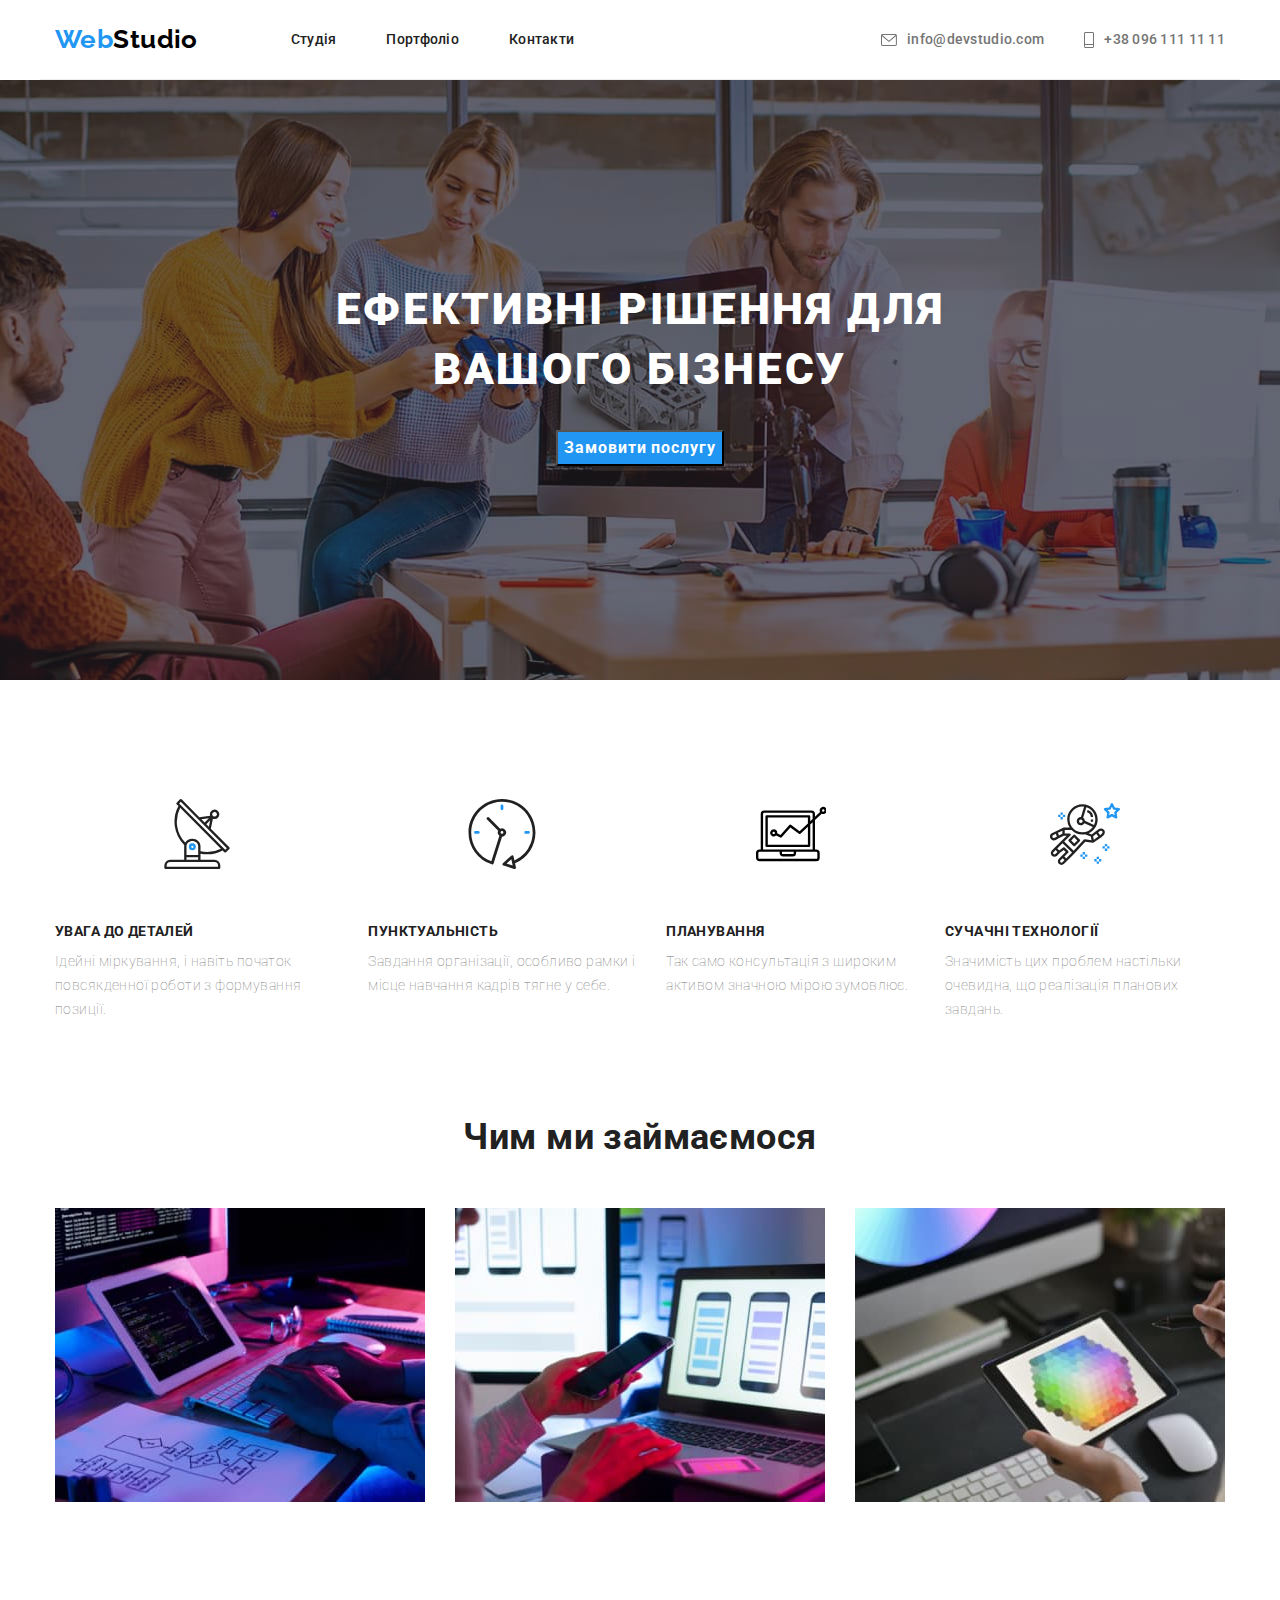
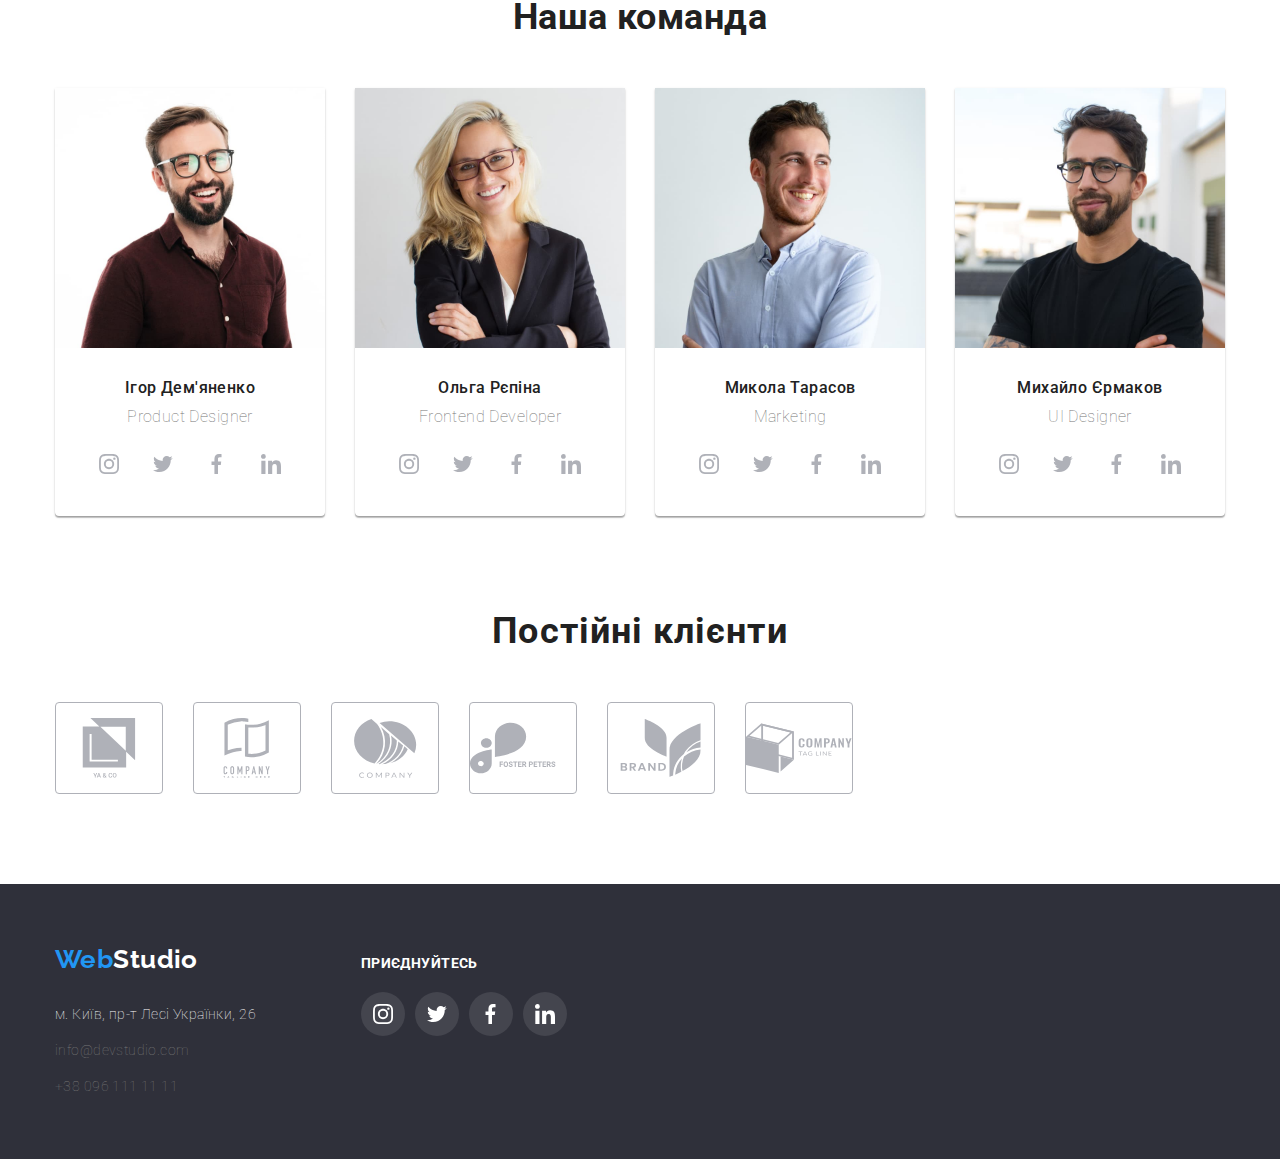
<file: index.html>
<!DOCTYPE html>
<html lang="uk">
  <head>
    <meta charset="UTF-8" />
    <meta http-equiv="X-UA-Compatible" content="IE=edge" />
    <meta name="viewport" content="width=device-width, initial-scale=1.0" />
    <title>WebStudio</title>
    <link
      rel="stylesheet"
      href="https://cdnjs.cloudflare.com/ajax/libs/modern-normalize/1.1.0/modern-normalize.min.css"
    />
    <link
      href="https://fonts.googleapis.com/css2?family=Raleway:wght@700&family=Roboto:wght@400;500;700;900&display=swap"
      rel="stylesheet"
    />
    <link rel="stylesheet" href="./css/styles.css" />
  </head>
  <body>
    <header>
      <div class="wrapper page-head">
        <a href="./index.html" class="logo"><span>Web</span>Studio</a>
        <nav>
          <ul class="navigation-list list">
            <li class="navigation-item"><a href="#">Студія</a></li>
            <li class="navigation-item">
              <a href="./portfolio.html">Портфоліо</a>
            </li>
            <li class="navigation-item"><a href="#">Контакти</a></li>
          </ul>
        </nav>

        <div class="contacts">
          <a class="contacts-mail" href="mailto:info@devstudio.com">
            <svg class="envelope-icon" width="16" height="12">
              <use href="./images/icon.svg#icon-envelope"></use>
            </svg>
            info@devstudio.com</a
          >
          <a class="contacts-tel" href="tel:+380961111111">
            <svg class="phone-icon" width="10" height="16">
              <use href="./images/icon.svg#icon-phone"></use>
            </svg>
            +38 096 111 11 11
          </a>
        </div>
      </div>
    </header>
    <main>
      <section class="hero">
        <div class="wrapper-hero">
          <h1>ефективні рішення для <br />вашого бізнесу</h1>
          <button type="button">Замовити послугу</button>
        </div>
      </section>
      <section class="features">
        <div class="wrapper">
          <!-- <h2>Наші особливості</h2> -->
          <ul class="features-list list">
            <li class="features-item antenna">
              <div class="wrap-icon">
                <svg class="features-icon" width="70" height="70">
                  <use href="./images/icon.svg#icon-antenna"></use>
                </svg>
              </div>
              <h3 class="features-title">увага до деталей</h3>
              <p class="features-description">
                Ідейні міркування, і навіть початок повсякденної роботи з
                формування позиції.
              </p>
            </li>
            <li class="features-item clock">
              <div class="wrap-icon">
                <svg class="features-icon" width="70" height="70">
                  <use href="./images/icon.svg#icon-clock"></use>
                </svg>
              </div>
              <h3 class="features-title">пунктуальність</h3>
              <p class="features-description">
                Завдання організації, особливо рамки і місце навчання кадрів
                тягне у себе.
              </p>
            </li>
            <li class="features-item vector">
              <div class="wrap-icon">
                <svg class="features-icon" width="70" height="70">
                  <use href="./images/icon.svg#icon-vector"></use>
                </svg>
              </div>
              <h3 class="features-title">планування</h3>
              <p class="features-description">
                Так само консультація з широким активом значною мірою зумовлює.
              </p>
            </li>
            <li class="features-item astronaut">
              <div class="wrap-icon">
                <svg class="features-icon" width="70" height="70">
                  <use href="./images/icon.svg#icon-astronaut"></use>
                </svg>
              </div>
              <h3 class="features-title">сучачні технології</h3>
              <p class="features-description">
                Значимість цих проблем настільки очевидна, що реалізація
                планових завдань.
              </p>
            </li>
          </ul>
        </div>
      </section>
      <section class="our-work">
        <div class="wrapper">
          <h2>Чим ми займаємося</h2>
          <ul class="our-work-list list">
            <li class="our-work-item">
              <img
                src="./images/monitor.jpg"
                alt="написання коду"
                width="370"
              />
            </li>
            <li class="our-work-item">
              <img
                src="./images/laptop.jpg"
                alt="адаптивна верстка"
                width="370"
              />
            </li>
            <li class="our-work-item">
              <img
                src="./images/tablet.jpg"
                alt="кольорова гама на планшеті"
                width="370"
              />
            </li>
          </ul>
        </div>
      </section>
      <section class="team">
        <div class="wrapper">
          <h2 class="team-title">Наша команда</h2>
          <ul class="team-list list">
            <li class="team-item">
              <img
                src="./images/igor-product-designer.jpg"
                alt="Ігор Дем'яненко - Дизайнер продукту"
                width="270"
              />
              <h3>Ігор Дем'яненко</h3>
              <p lang="en">Product Designer</p>
              <ul class="social-list list">
                <li class="social-icon">
                  <a href="#" class="social-link">
                    <svg class="instagram-icon" width="20" height="20">
                      <use href="./images/icon.svg#icon-instagram"></use>
                    </svg>
                  </a>
                </li>
                <li class="social-icon">
                  <a href="#" class="social-link"
                    ><svg class="twitter-icon" width="20" height="20">
                      <use href="./images/icon.svg#icon-twitter"></use>
                    </svg>
                  </a>
                </li>
                <li class="social-icon">
                  <a href="#" class="social-link"
                    ><svg class="facebook-icon" width="20" height="20">
                      <use href="./images/icon.svg#icon-facebook"></use>
                    </svg>
                  </a>
                </li>
                <li class="social-icon">
                  <a href="#" class="social-link"
                    ><svg class="linkedin-icon" width="20" height="20">
                      <use href="./images/icon.svg#icon-linkedin"></use>
                    </svg>
                  </a>
                </li>
              </ul>
            </li>
            <li class="team-item">
              <img
                src="./images/olya-frontend-developer.jpg"
                alt="Ольга Рєпіна - Розробник інтерфейсу"
                width="270"
              />
              <h3>Ольга Рєпіна</h3>
              <p lang="en">Frontend Developer</p>
              <ul class="social-list list">
                <li class="social-icon">
                  <a href="#" class="social-link">
                    <svg class="instagram-icon" width="20" height="20">
                      <use href="./images/icon.svg#icon-instagram"></use>
                    </svg>
                  </a>
                </li>
                <li class="social-icon">
                  <a href="#" class="social-link"
                    ><svg class="twitter-icon" width="20" height="20">
                      <use href="./images/icon.svg#icon-twitter"></use>
                    </svg>
                  </a>
                </li>
                <li class="social-icon">
                  <a href="#" class="social-link"
                    ><svg class="facebook-icon" width="20" height="20">
                      <use href="./images/icon.svg#icon-facebook"></use>
                    </svg>
                  </a>
                </li>
                <li class="social-icon">
                  <a href="#" class="social-link"
                    ><svg class="linkedin-icon" width="20" height="20">
                      <use href="./images/icon.svg#icon-linkedin"></use>
                    </svg>
                  </a>
                </li>
              </ul>
            </li>
            <li class="team-item">
              <img
                src="./images/kolya-marketing.jpg"
                alt="Микола Тарасов - Маркетолог"
                width="270"
              />
              <h3>Микола Тарасов</h3>
              <p lang="en">Marketing</p>
              <ul class="social-list list">
                <li class="social-icon">
                  <a href="#" class="social-link">
                    <svg class="instagram-icon" width="20" height="20">
                      <use href="./images/icon.svg#icon-instagram"></use>
                    </svg>
                  </a>
                </li>
                <li class="social-icon">
                  <a href="#" class="social-link"
                    ><svg class="twitter-icon" width="20" height="20">
                      <use href="./images/icon.svg#icon-twitter"></use>
                    </svg>
                  </a>
                </li>
                <li class="social-icon">
                  <a href="#" class="social-link"
                    ><svg class="facebook-icon" width="20" height="20">
                      <use href="./images/icon.svg#icon-facebook"></use>
                    </svg>
                  </a>
                </li>
                <li class="social-icon">
                  <a href="#" class="social-link"
                    ><svg class="linkedin-icon" width="20" height="20">
                      <use href="./images/icon.svg#icon-linkedin"></use>
                    </svg>
                  </a>
                </li>
              </ul>
            </li>
            <li class="team-item">
              <img
                src="./images/misha-ui-disigner.jpg"
                alt="Михайло Єрмаков - Дизайнер"
                width="270"
              />
              <h3>Михайло Єрмаков</h3>
              <p lang="en">UI Designer</p>
              <ul class="social-list list">
                <li class="social-icon">
                  <a href="#" class="social-link">
                    <svg class="instagram-icon" width="20" height="20">
                      <use href="./images/icon.svg#icon-instagram"></use>
                    </svg>
                  </a>
                </li>
                <li class="social-icon">
                  <a href="#" class="social-link"
                    ><svg class="twitter-icon" width="20" height="20">
                      <use href="./images/icon.svg#icon-twitter"></use>
                    </svg>
                  </a>
                </li>
                <li class="social-icon">
                  <a href="#" class="social-link"
                    ><svg class="facebook-icon" width="20" height="20">
                      <use href="./images/icon.svg#icon-facebook"></use>
                    </svg>
                  </a>
                </li>
                <li class="social-icon">
                  <a href="#" class="social-link"
                    ><svg class="linkedin-icon" width="20" height="20">
                      <use href="./images/icon.svg#icon-linkedin"></use>
                    </svg>
                  </a>
                </li>
              </ul>
            </li>
          </ul>
        </div>
      </section>
      <section class="clients">
        <div class="wrapper">
          <h2 class="clients-head">Постійні клієнти</h2>
          <ul class="clients-list list">
            <li class="clients-item">
              <a href="#" class="clients-link"
                ><svg class="clients-icon" width="106" height="60">
                  <use href="./images/icon.svg#icon-ya-co"></use>
                </svg>
              </a>
            </li>
            <li class="clients-item">
              <a href="#" class="clients-link"
                ><svg class="clients-icon" width="106" height="60">
                  <use href="./images/icon.svg#icon-group-1"></use>
                </svg>
              </a>
            </li>
            <li class="clients-item">
              <a href="#" class="clients-link"
                ><svg class="clients-icon" width="106" height="60">
                  <use href="./images/icon.svg#icon-company"></use>
                </svg>
              </a>
            </li>
            <li class="clients-item">
              <a href="#" class="clients-link"
                ><svg class="clients-icon" width="106" height="60">
                  <use href="./images/icon.svg#icon-foster-peters"></use>
                </svg>
              </a>
            </li>
            <li class="clients-item">
              <a href="#" class="clients-link"
                ><svg class="clients-icon" width="106" height="60">
                  <use href="./images/icon.svg#icon-brand"></use>
                </svg>
              </a>
            </li>
            <li class="clients-item">
              <a href="#" class="clients-link"
                ><svg class="clients-icon" width="106" height="60">
                  <use href="./images/icon.svg#icon-tag-line"></use>
                </svg>
              </a>
            </li>
          </ul>
        </div>
      </section>
    </main>
    <footer class="footer-wrap">
      <div class="footer-container wrapper">
        <div>
          <a href="./index.html" class="foot-logo logo"
            ><span>Web</span>Studio</a
          >
          <address>
            <p>м. Київ, пр-т Лесі Українки, 26</p>
            <div class="footer-contacts">
              <a href="mailto:info@devstudio.com">info@devstudio.com</a>
              <a href="tel:+380961111111">+38 096 111 11 11</a>
            </div>
          </address>
        </div>
        <div class="footer-social-icon">
          <h2>Приєднуйтесь</h2>
          <ul class="social-list list">
            <li class="social-icon">
              <a href="#" class="social-link footer-icon">
                <svg class="instagram-icon" width="20" height="20">
                  <use href="./images/icon.svg#icon-instagram"></use>
                </svg>
              </a>
            </li>
            <li class="social-icon">
              <a href="#" class="social-link footer-icon"
                ><svg class="twitter-icon" width="20" height="20">
                  <use href="./images/icon.svg#icon-twitter"></use>
                </svg>
              </a>
            </li>
            <li class="social-icon">
              <a href="#" class="social-link footer-icon"
                ><svg class="facebook-icon" width="20" height="20">
                  <use href="./images/icon.svg#icon-facebook"></use>
                </svg>
              </a>
            </li>
            <li class="social-icon">
              <a href="#" class="social-link footer-icon"
                ><svg class="linkedin-icon" width="20" height="20">
                  <use href="./images/icon.svg#icon-linkedin"></use>
                </svg>
              </a>
            </li>
          </ul>
        </div>
      </div>
    </footer>
  </body>
</html>
</file>
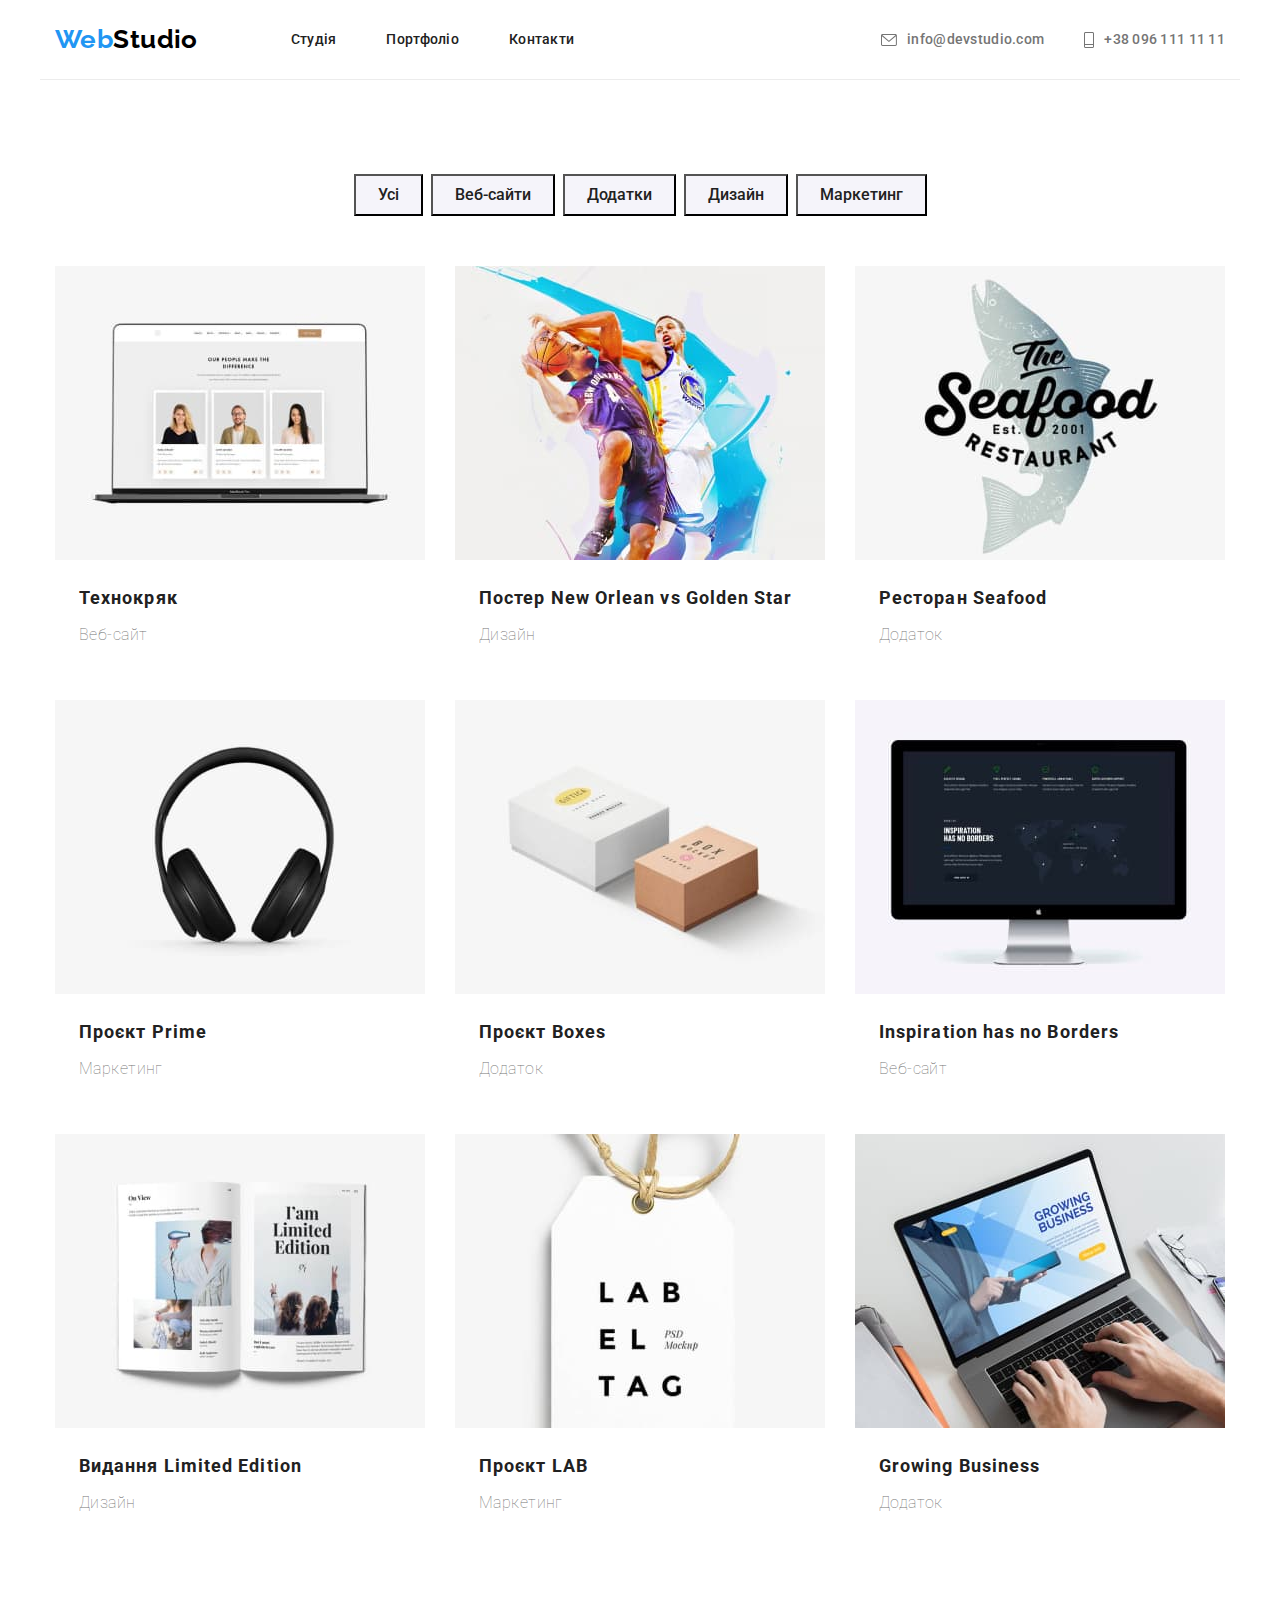
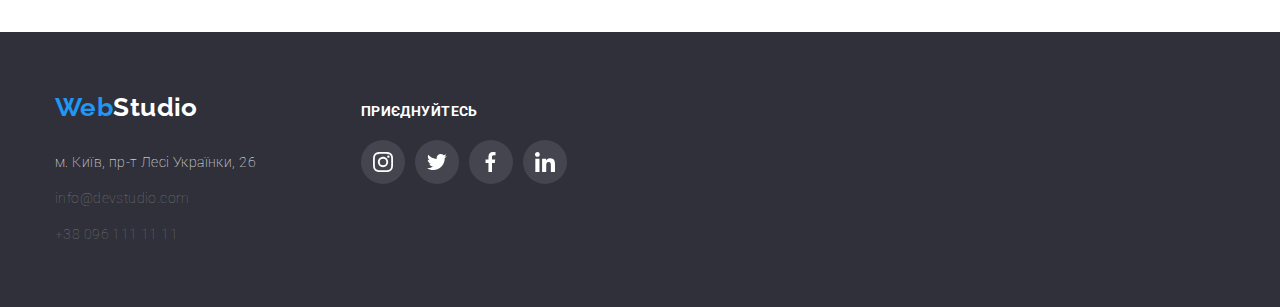
<file: portfolio.html>
<!DOCTYPE html>
<html lang="uk">
  <head>
    <meta charset="UTF-8" />
    <meta http-equiv="X-UA-Compatible" content="IE=edge" />
    <meta name="viewport" content="width=device-width, initial-scale=1.0" />
    <title>Portfolio</title>
    <link
      rel="stylesheet"
      href="https://cdnjs.cloudflare.com/ajax/libs/modern-normalize/1.1.0/modern-normalize.min.css"
    />
    <link
      href="https://fonts.googleapis.com/css2?family=Raleway:wght@700&family=Roboto:wght@400;500;700;900&display=swap"
      rel="stylesheet"
    />
    <link rel="stylesheet" href="./css/styles.css" />
    <link rel="stylesheet" href="./css/portfolio.css" />
  </head>
  <body>
    <header>
      <div class="wrapper page-head">
        <a href="./index.html" class="logo"><span>Web</span>Studio</a>
        <nav>
          <ul class="navigation-list list">
            <li class="navigation-item"><a href="./index.html">Студія</a></li>
            <li class="navigation-item">
              <a href="#">Портфоліо</a>
            </li>
            <li class="navigation-item"><a href="#">Контакти</a></li>
          </ul>
        </nav>

        <div class="contacts">
          <a class="contacts-mail" href="mailto:info@devstudio.com">
            <svg class="envelope-icon" width="16" height="12">
              <use href="./images/icon.svg#icon-envelope"></use>
            </svg>
            info@devstudio.com</a
          >
          <a class="contacts-tel" href="tel:+380961111111">
            <svg class="phone-icon" width="10" height="16">
              <use href="./images/icon.svg#icon-phone"></use>
            </svg>
            +38 096 111 11 11
          </a>
        </div>
      </div>
    </header>
    <main>
      <div class="wrapper">
        <ul class="port-filter list">
          <li class="port-filter-item"><button type="button">Усі</button></li>
          <li class="port-filter-item">
            <button type="button">Веб-сайти</button>
          </li>
          <li class="port-filter-item">
            <button type="button">Додатки</button>
          </li>
          <li class="port-filter-item">
            <button type="button">Дизайн</button>
          </li>
          <li class="port-filter-item">
            <button type="button">Маркетинг</button>
          </li>
        </ul>
      </div>

      <section class="filtered-items">
        <div class="wrapper">
          <ul class="portfolio-list list">
            <li class="portfolio-item">
              <div>
                <img src="./images/portfolio/tehno.jpg" alt="tehno" />
              </div>
              <div class="portfolio-wrap">
                <h2 class="portfolio-title">Технокряк</h2>
                <p class="portfolio-works">Веб-сайт</p>
              </div>
            </li>

            <li class="portfolio-item">
              <div>
                <img src="./images/portfolio/basketball.jpg" alt="basketball" />
              </div>
              <div class="portfolio-wrap">
                <h2 class="portfolio-title">
                  Постер New Orlean vs Golden Star
                </h2>
                <p class="portfolio-works">Дизайн</p>
              </div>
            </li>

            <li class="portfolio-item">
              <div>
                <img src="./images/portfolio/seafood.jpg" alt="seafood" />
              </div>
              <div class="portfolio-wrap">
                <h2 class="portfolio-title">Ресторан Seafood</h2>
                <p class="portfolio-works">Додаток</p>
              </div>
            </li>

            <li class="portfolio-item">
              <div>
                <img src="./images/portfolio/prime.jpg" alt="prime" />
              </div>
              <div class="portfolio-wrap">
                <h2 class="portfolio-title">Проєкт Prime</h2>
                <p class="portfolio-works">Маркетинг</p>
              </div>
            </li>

            <li class="portfolio-item">
              <div>
                <img src="./images/portfolio/boxes.jpg" alt="boxes" />
              </div>
              <div class="portfolio-wrap">
                <h2 class="portfolio-title">Проєкт Boxes</h2>
                <p class="portfolio-works">Додаток</p>
              </div>
            </li>

            <li class="portfolio-item">
              <div>
                <img src="./images/portfolio/borders.jpg" alt="no-borders" />
              </div>
              <div class="portfolio-wrap">
                <h2 class="portfolio-title">Inspiration has no Borders</h2>
                <p class="portfolio-works">Веб-сайт</p>
              </div>
            </li>

            <li class="portfolio-item">
              <div>
                <img
                  src="./images/portfolio/limited-edition.jpg"
                  alt="limited-edition"
                />
              </div>
              <div class="portfolio-wrap">
                <h2 class="portfolio-title">Видання Limited Edition</h2>
                <p class="portfolio-works">Дизайн</p>
              </div>
            </li>

            <li class="portfolio-item">
              <div>
                <img src="./images/portfolio/lab.jpg" alt="project lab" />
              </div>
              <div class="portfolio-wrap">
                <h2 class="portfolio-title">Проєкт LAB</h2>
                <p class="portfolio-works">Маркетинг</p>
              </div>
            </li>

            <li class="portfolio-item">
              <div>
                <img
                  src="./images/portfolio/growning-business.jpg"
                  alt="growning-business"
                />
              </div>
              <div class="portfolio-wrap">
                <h2 class="portfolio-title">Growing Business</h2>
                <p class="portfolio-works">Додаток</p>
              </div>
            </li>
          </ul>
        </div>
      </section>
    </main>
    <footer class="footer-wrap">
      <div class="footer-container wrapper">
        <div>
          <a href="./index.html" class="foot-logo logo"
            ><span>Web</span>Studio</a
          >
          <address>
            <p>м. Київ, пр-т Лесі Українки, 26</p>
            <div class="footer-contacts">
              <a href="mailto:info@devstudio.com">info@devstudio.com</a>
              <a href="tel:+380961111111">+38 096 111 11 11</a>
            </div>
          </address>
        </div>
        <div class="footer-social-icon">
          <h2>Приєднуйтесь</h2>
          <ul class="social-list list">
            <li class="social-icon">
              <a href="#" class="social-link footer-icon">
                <svg class="instagram-icon" width="20" height="20">
                  <use href="./images/icon.svg#icon-instagram"></use>
                </svg>
              </a>
            </li>
            <li class="social-icon">
              <a href="#" class="social-link footer-icon"
                ><svg class="twitter-icon" width="20" height="20">
                  <use href="./images/icon.svg#icon-twitter"></use>
                </svg>
              </a>
            </li>
            <li class="social-icon">
              <a href="#" class="social-link footer-icon"
                ><svg class="facebook-icon" width="20" height="20">
                  <use href="./images/icon.svg#icon-facebook"></use>
                </svg>
              </a>
            </li>
            <li class="social-icon">
              <a href="#" class="social-link footer-icon"
                ><svg class="linkedin-icon" width="20" height="20">
                  <use href="./images/icon.svg#icon-linkedin"></use>
                </svg>
              </a>
            </li>
          </ul>
        </div>
      </div>
    </footer>
  </body>
</html>
</file>
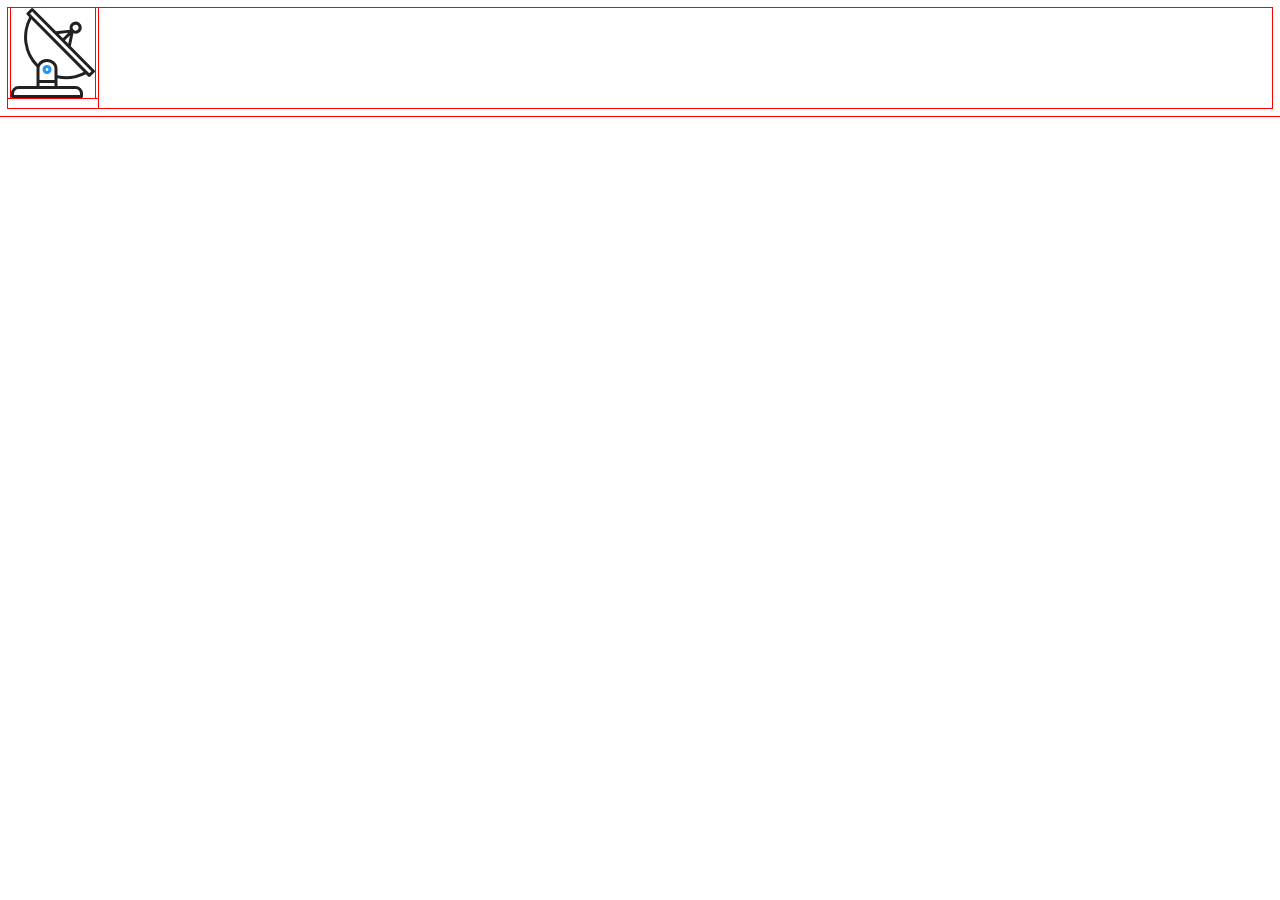
<file: training.html>
<!DOCTYPE html>
<html lang="en">
  <head>
    <meta charset="UTF-8" />
    <meta http-equiv="X-UA-Compatible" content="IE=edge" />
    <meta name="viewport" content="width=device-width, initial-scale=1.0" />
    <title>Document</title>
    <link rel="stylesheet" href="./training.css" />
  </head>
  <body>
    <ul class="list">
      <li class="item">
        <svg width="90" height="90">
          <use href="./images/icon.svg#icon-antenna"></use>
        </svg>
      </li>
      <!-- <li class="item">123</li>
      <li class="item">123</li>
      <li class="item">123</li>
      <li class="item">123</li>
      <li class="item">123</li> -->
    </ul>
  </body>
</html>
</file>
<file: css/styles.css>
/* Позиціонування
Коробкова модель
Друкарський
Візуальний
Різне */
/* .declaration-order {
    // Positioning
    position: absolute;
    top: 0;
    right: 0;
    bottom: 0;
    left: 0;
    z-index: 100;
  
    // Box model
    display: flex;
    flex-direction: column;
    justify-content: center;
    align-items: center;
    width: 100px;
    height: 100px;
  
    // Typography
    font: normal 14px "Helvetica Neue", sans-serif;
    line-height: 1.5;
    color: #333;
    text-align: center;
    text-decoration: underline;
  
    // Visual
    background-color: #f5f5f5;
    border: 1px solid #e5e5e5;
    border-radius: 3px;


/* * {
  outline: 2px solid tomato;
} */

img {
  display: block;
  max-width: 100%;
  height: auto;
}

h1,
h2,
h3,
h4,
h5,
h6,
p {
  margin: 0;
}

:root {
  --text-color: #757575;
  --title-color: #212121;
  --big-title-color: #ffffff;
  --hover-color: #2196f3;
  --icon-color: #afb1b8;
}
body {
  font-family: "Roboto", sans-serif;
  color: var(--text-color);
  font-size: 14px;
  font-weight: 1.71;
  letter-spacing: 0.03em;
}

.list {
  list-style: none;
  padding: 0;
  margin: 0;
}

.wrapper {
  width: 1200px;
  padding-left: 15px;
  padding-right: 15px;
  margin-left: auto;
  margin-right: auto;
}
/* HEADER */

.page-head {
  display: flex;
  align-items: center;
  height: 80px;

  border-bottom: 1px solid #ececec;
}

.logo {
  margin-right: 93px;

  font-family: "Raleway", sans-serif;
  font-weight: 700;
  font-size: 26px;
  line-height: 1.19;
  color: black;
  text-decoration: none;
}

.logo > span {
  color: var(--hover-color);
}

.navigation-list {
  display: flex;
}
.navigation-list a {
  font-weight: 500;
  font-size: 14px;
  line-height: 1.33;
  letter-spacing: 0.02em;
  text-decoration: none;
  color: var(--title-color);
}

.navigation-item {
  margin-right: 50px;
}

.navigation-item:last-child {
  margin-right: 0;
}

.navigation-item a:hover,
.navigation-item a:focus {
  color: var(--hover-color);
  cursor: pointer;
}

.contacts {
  display: flex;
  margin-left: auto;
}

.contacts a {
  display: inline-flex;
  align-items: center;
  color: inherit;
  text-decoration: none;

  font-weight: 500;
  letter-spacing: 0.02em;
}

.contacts a:first-child {
  margin-right: 40px;
}
.contacts a:hover,
.contacts a:focus {
  color: var(--hover-color);
}

.envelope-icon {
  margin-right: 10px;
  fill: currentColor;
}

.phone-icon {
  margin-right: 10px;
  fill: currentColor;
}

.contacts-mail:hover,
.contacts-mail:focus {
  fill: var(--hover-color);
}

.contacts-tel:hover,
.contacts-mail:focus {
  fill: var(--hover-color);
}
/* MAIN */

.wrapper-hero {
  text-align: center;
  height: 600px;
  max-width: 1600px;
  margin-left: auto;
  margin-right: auto;
  background-image: linear-gradient(
      to right,
      rgba(47, 48, 58, 0.4),
      rgba(47, 48, 58, 0.4)
    ),
    url(../images/hero-img.jpg);
  background-size: cover;
  background-repeat: no-repeat;
  background-position: center;
}

.hero h1 {
  padding-top: 200px;
  margin-bottom: 30px;

  font-weight: 900;
  font-size: 44px;
  line-height: 1.36;
  letter-spacing: 0.06em;
  text-transform: uppercase;
  color: var(--big-title-color);
}

.hero button {
  font-weight: 700;
  font-size: 16px;
  line-height: 1.88;
  letter-spacing: 0.06em;
  background-color: var(--hover-color);
  color: var(--big-title-color);
}

/* features */

.wrap-icon {
  height: 120px;
  text-align: center;
  margin-bottom: 30px;
}

.features-icon {
  margin-top: 25px;
}

.features-list {
  display: flex;
}

.features-item {
  margin-top: 94px;
  margin-bottom: 94px;
  margin-right: 30px;
  width: calc((100%-90px) / 4);
}

.features-item:last-child {
  margin-right: 0;
}
.features-title {
  margin-bottom: 10px;

  font-weight: 700;
  font-size: 14px;
  line-height: 1.14;
  text-transform: uppercase;
  color: var(--title-color);
}

.features-description {
  font-size: 14px;
  line-height: 1.71;
  color: var(--text-color);
}

/* our-work */

.our-work {
  text-align: center;
}

.our-work h2 {
  margin-bottom: 50px;

  font-weight: 700;
  font-size: 36px;
  line-height: 1.17;
  color: var(--title-color);
}

.our-work-list {
  display: flex;
}
.our-work-item {
  margin-right: 30px;
  margin-bottom: 94px;
  width: calc((100%-60px) / 3);
}
.our-work-item:last-child {
  margin-right: 0;
}

/* team */

.team {
  text-align: center;
}

.team-title {
  margin-bottom: 50px;

  font-weight: 700;
  font-size: 36px;
  line-height: 1.17;
  color: var(--title-color);
}

.team-list {
  display: flex;
}

.team-item {
  margin-right: 30px;
  margin-bottom: 94px;
  width: calc((100%-90px) / 4);

  box-shadow: 0px 1px 3px rgba(0, 0, 0, 0.12), 0px 1px 1px rgba(0, 0, 0, 0.14),
    0px 2px 1px rgba(0, 0, 0, 0.2);
  border-radius: 0px 0px 4px 4px;
}

.team-item img {
  margin-bottom: 30px;
  overflow: hidden;
}

.team-item:last-child {
  margin-right: 0px;
}

.team-item h3 {
  margin-bottom: 10px;

  font-weight: 500;
  font-size: 16px;
  line-height: 1.19;
  color: var(--title-color);
}

.team-item p {
  margin-bottom: 16px;

  font-size: 16px;
  line-height: 1.19;
}

.social-list {
  display: flex;
  justify-content: center;
  padding-bottom: 30px;
}

.social-icon {
  display: inline-flex;
  margin-right: 10px;
}

.social-icon a {
  display: flex;
  align-items: center;
  justify-content: center;
  width: 44px;
  height: 44px;
}

.social-icon:last-child {
  margin-right: 0;
}

.social-link {
  fill: var(--icon-color);
}

.social-link:hover,
.social-link:focus {
  fill: var(--big-title-color);
  background-color: var(--hover-color);
  border-radius: 50%;
}

/* clients */
.clients {
  text-align: center;
  margin-bottom: 90px;
}

.clients-head {
  margin-bottom: 50px;

  font-weight: 700;
  font-size: 36px;
  line-height: 1.17;
  letter-spacing: 0.03em;

  color: var(--title-color);
}
.clients-list {
  display: flex;
}

.clients-item {
  width: calc((100%-150px) / 6);
  margin-right: 30px;
  height: 92px;
  border: 1px solid #afb1b8;
  border-radius: 4px;
}

.clients-item:last-child {
  margin-right: 0;
}

.clients-link {
  display: flex;
  justify-content: center;
  align-items: center;
  height: 100%;
}

.clients-link {
  color: var(--icon-color);
}
.clients-icon {
  fill: currentColor;
}

.clients-link:hover .clients-icon,
.clients-link:focus .clients-icon {
  fill: var(--hover-color);
}

.footer-wrap {
  background-color: #2f303a;
  max-width: 1600px;
  margin-left: auto;
  margin-right: auto;
}

.foot-logo {
  display: inline-block;
  margin-top: 60px;
  margin-bottom: 28px;
  color: var(--big-title-color);
}

address {
  font-style: normal;
}
footer p {
  margin-bottom: 12px;

  font-size: 14px;
  line-height: 1.71;
  color: var(--big-title-color);
}

address a {
  display: block;
  font-size: 14px;
  line-height: 1.71;
  text-decoration: none;
  color: inherit;
}

.footer-contacts a:first-child {
  margin-bottom: 12px;
}

address {
  padding-bottom: 60px;
}

.footer-container {
  display: flex;
}

.footer-social-icon {
  margin-left: 70px;
}
.footer-social-icon h2 {
  margin-top: 72px;

  font-weight: 700;
  font-size: 14px;
  line-height: 1.14;
  letter-spacing: 0.03em;
  text-transform: uppercase;

  color: #ffffff;
}

.footer-social-icon .social-list {
  margin-top: 20px;
}

.footer-icon {
  fill: var(--big-title-color);
}

.footer-social-icon .social-icon {
  border-radius: 50%;
  background-color: rgba(255, 255, 255, 0.1);
}

.footer-social-icon .social-icon:hover,
.footer-social-icon .social-icon:focus {
  background-color: var(--hover-color);
}
</file>
<file: css/portfolio.css>
[type="button"] {
  padding-top: 6px;
  padding-right: 22px;
  padding-bottom: 6px;
  padding-left: 22px;

  font-family: "Roboto";
  font-weight: 500;
  font-size: 16px;
  line-height: 1.62;
  color: var(--title-color);
  background-color: #f5f4fa;
}

[type="button"]:last-child {
  margin-right: 0;
}

.port-filter-item {
  margin-right: 8px;
  border-radius: 4px;
}

.port-filter-item:hover {
  box-shadow: 0px 3px 1px rgba(0, 0, 0, 0.1), 0px 1px 2px rgba(0, 0, 0, 0.08),
    0px 2px 2px rgba(0, 0, 0, 0.12);
}

.port-filter-item:last-child {
  margin-right: 0;
}

[type="button"]:hover,
[type="button"]:focus {
  color: #ffffff;
  background-color: var(--hover-color);
  cursor: pointer;
}

.port-filter {
  margin-top: 94px;
  display: flex;
  justify-content: center;
  margin-bottom: 50px;
}

.portfolio-list {
  display: flex;
  flex-wrap: wrap;
}

.portfolio-item {
  margin-right: 30px;
  margin-bottom: 30px;
  width: calc((100% - 60px) / 3);
}

.portfolio-item:hover,
.portfolio-item:focus {
  border: 1px solid #eeeeee;
  box-shadow: 0px 1px 1px rgba(0, 0, 0, 0.12), 0px 4px 4px rgba(0, 0, 0, 0.06),
    1px 4px 6px rgba(0, 0, 0, 0.16);
}

.portfolio-item:nth-child(3n) {
  margin-right: 0;
}

.portfolio-item:nth-last-child(-n + 3) {
  margin-bottom: 94px;
}

.portfolio-item img {
  max-width: 370px;
}

.portfolio-wrap {
  padding: 20px 24px;
}
.portfolio-title {
  font-weight: 700;
  font-size: 18px;
  line-height: 2;
  letter-spacing: 0.06em;
  color: var(--title-color);
}

.portfolio-works {
  margin-top: 4px;
  font-size: 16px;
  line-height: 1.88;
}
</file>
<file: training.css>
* {
  outline: 1px solid red;
}

.list {
  display: flex;
  /* width: 1200px; */
  list-style: none;
  padding: 0;
  margin: 0;
}

.item {
  /* display: block; */
  width: calc((100%-50px) / 6);
  /* background-color: green; */
  margin-right: 10px;
  height: 100px;
}
</file>
